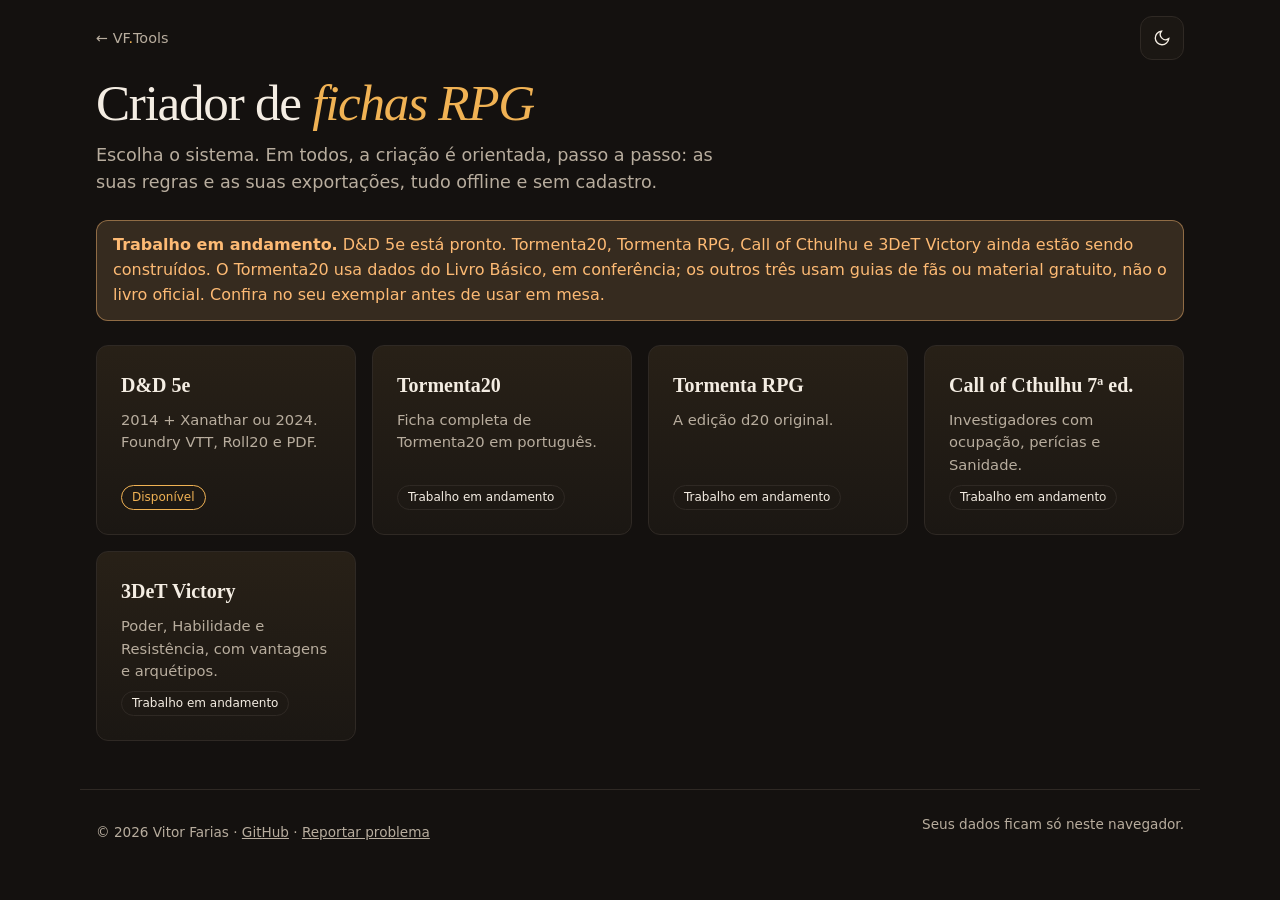
<file: index.html>
<!doctype html>
<html lang="pt-BR" data-theme="dark" data-tool="rpg-builder-hub">
<head>
<meta charset="utf-8">
<meta name="viewport" content="width=device-width,initial-scale=1">
<title>Criador de fichas RPG — VF Tools</title>
<meta name="description" content="Monte fichas de D&amp;D 5e, Tormenta20, Tormenta RPG, Call of Cthulhu e 3DeT Victory, offline e sem cadastro.">
<meta name="theme-color" content="#14110f">
<link rel="icon" href="vf/favicon.svg">
<meta property="og:type" content="website">
<meta property="og:title" content="Criador de fichas RPG — VF Tools">
<meta property="og:description" content="Fichas de RPG offline: D&amp;D 5e, Tormenta20, Tormenta RPG, Call of Cthulhu e 3DeT Victory.">
<!-- Aplica o tema salvo antes de pintar a página (evita o "flash") -->
<script>try{var s=JSON.parse(localStorage.getItem("vf-tools:dnd5e-builder:v1")||"{}").theme||JSON.parse(localStorage.getItem("vf-tools:v1")||"{}").theme;if(s)document.documentElement.dataset.theme=s}catch(e){}</script>
<link rel="stylesheet" href="vf/tokens.css">
<link rel="stylesheet" href="vf/components.css">
<link rel="stylesheet" href="vf/motion.css">
<link rel="stylesheet" href="core/style.css">
<link rel="stylesheet" href="core/hub.css">
</head>
<body>
<a class="skip" href="#main">Ir para o conteúdo</a>

<header class="top wrap">
  <a class="back" href="https://vitorfariasvf.github.io/VF-Tools/" aria-label="Voltar para VF Tools"><span>← VF<i style="color:var(--accent);font-style:normal">.</i>Tools</span></a>
  <button id="theme" class="icon-btn" aria-label="Alternar tema claro/escuro"><svg viewBox="0 0 24 24" aria-hidden="true"><path d="M21 12.8A9 9 0 1 1 11.2 3a7 7 0 0 0 9.8 9.8z"/></svg></button>
</header>

<main id="main" class="wrap">
  <h1 class="title">Criador de <em>fichas RPG</em></h1>
  <p class="lead">Escolha o sistema. Em todos, a criação é orientada, passo a passo: as suas regras e as suas exportações, tudo offline e sem cadastro.</p>
  <aside class="alert warning" role="note"><strong>Trabalho em andamento.</strong> D&amp;D 5e está pronto. Tormenta20, Tormenta RPG, Call of Cthulhu e 3DeT Victory ainda estão sendo construídos. O Tormenta20 usa dados do Livro Básico, em conferência; os outros três usam guias de fãs ou material gratuito, não o livro oficial. Confira no seu exemplar antes de usar em mesa.</aside>
  <section class="sistemas" aria-label="Sistemas disponíveis">
    <a class="sistema" href="dnd5e/"><b>D&amp;D 5e</b><span>2014 + Xanathar ou 2024. Foundry VTT, Roll20 e PDF.</span><i class="tag pronto">Disponível</i></a>
    <a class="sistema" href="tormenta20/"><b>Tormenta20</b><span>Ficha completa de Tormenta20 em português.</span><i class="tag dev">Trabalho em andamento</i></a>
    <a class="sistema" href="tormenta-rpg/"><b>Tormenta RPG</b><span>A edição d20 original.</span><i class="tag dev">Trabalho em andamento</i></a>
    <a class="sistema" href="coc7/"><b>Call of Cthulhu 7ª ed.</b><span>Investigadores com ocupação, perícias e Sanidade.</span><i class="tag dev">Trabalho em andamento</i></a>
    <a class="sistema" href="3det/"><b>3DeT Victory</b><span>Poder, Habilidade e Resistência, com vantagens e arquétipos.</span><i class="tag dev">Trabalho em andamento</i></a>
  </section>
</main>

<footer class="foot wrap">
  <span>© <span id="y"></span> Vitor Farias · <a href="https://github.com/VitorFariasVF">GitHub</a> · <a href="https://github.com/VitorFariasVF/rpg-sheet-builder/issues">Reportar problema</a></span>
  <span>Seus dados ficam só neste navegador.</span>
</footer>

<script src="vf/tool.js"></script>
<script src="vf/motion.js"></script>
<script>
  document.getElementById("y").textContent = new Date().getFullYear();
  
</script>
</body>
</html>
</file>
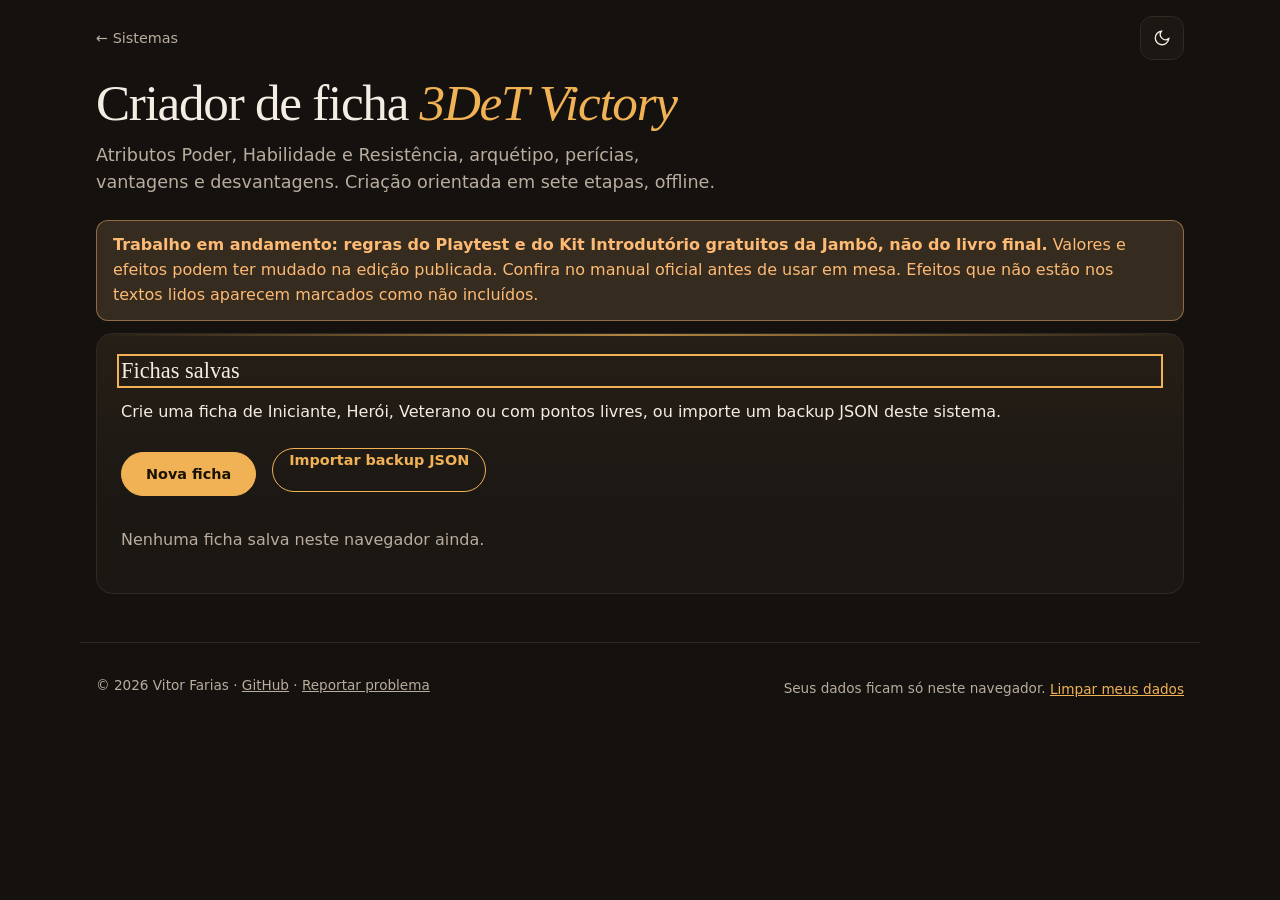
<file: 3det/index.html>
<!doctype html>
<html lang="pt-BR" data-theme="dark" data-tool="3det-builder">
<head>
<meta charset="utf-8">
<meta name="viewport" content="width=device-width,initial-scale=1">
<title>Criador de ficha 3DeT Victory — VF Tools</title>
<meta name="description" content="Monte fichas de 3DeT Victory (Jambô, Playtest e Kit Introdutório) com atributos, arquétipo, perícias, vantagens e desvantagens. Exporte backup JSON e PDF, offline.">
<meta name="theme-color" content="#14110f">
<link rel="icon" href="../vf/favicon.svg">
<meta property="og:type" content="website">
<meta property="og:title" content="Criador de ficha 3DeT Victory — VF Tools">
<meta property="og:description" content="Fichas de 3DeT Victory offline. Regras do Playtest e do Kit Introdutório; não é o livro final.">
<!-- Aplica o tema salvo antes de pintar a página (evita o "flash") -->
<script>try{var s=JSON.parse(localStorage.getItem("vf-tools:3det-builder:v1")||"{}").theme||JSON.parse(localStorage.getItem("vf-tools:v1")||"{}").theme;if(s)document.documentElement.dataset.theme=s}catch(e){}</script>
<link rel="stylesheet" href="../vf/tokens.css">
<link rel="stylesheet" href="../vf/components.css">
<link rel="stylesheet" href="../vf/motion.css">
<link rel="stylesheet" href="../core/style.css">
<link rel="stylesheet" href="../core/theme.css">
<link rel="stylesheet" href="3det.css">
</head>
<body>
<a class="skip" href="#main">Ir para o conteúdo</a>

<header class="top wrap">
  <a class="back" href="../" aria-label="Voltar para a lista de sistemas"><span>← Sistemas</span></a>
  <button id="theme" class="icon-btn" aria-label="Alternar tema claro/escuro"><svg viewBox="0 0 24 24" aria-hidden="true"><path d="M21 12.8A9 9 0 1 1 11.2 3a7 7 0 0 0 9.8 9.8z"/></svg></button>
</header>

<main id="main" class="wrap">
  <h1 class="title">Criador de ficha <em>3DeT Victory</em></h1>
  <p class="lead">Atributos Poder, Habilidade e Resistência, arquétipo, perícias, vantagens e desvantagens. Criação orientada em sete etapas, offline.</p>
  <aside id="aviso-fontes" class="alert warning" role="note"><strong>Trabalho em andamento: regras do Playtest e do Kit Introdutório gratuitos da Jambô, não do livro final.</strong> Valores e efeitos podem ter mudado na edição publicada. Confira no manual oficial antes de usar em mesa. Efeitos que não estão nos textos lidos aparecem marcados como não incluídos.</aside>
  <section id="app" aria-live="polite"></section>
</main>

<footer class="foot wrap">
  <span>© <span id="y"></span> Vitor Farias · <a href="https://github.com/VitorFariasVF">GitHub</a> · <a href="https://github.com/VitorFariasVF/rpg-sheet-builder/issues">Reportar problema</a></span>
  <span>Seus dados ficam só neste navegador. <button class="link" id="reset" type="button">Limpar meus dados</button></span>
</footer>

<script src="../vf/tool.js"></script>
<script src="../vf/motion.js"></script>
<script src="rules.js"></script>
<script src="rules-efeitos-vantagens.js"></script>
<script src="rules-efeitos-desvantagens.js"></script>
<script src="state.js"></script>
<script src="validator.js"></script>
<script src="engine.js"></script>
<script src="storage.js"></script>
<script src="export.js"></script>
<script src="export-pdf.js"></script>
<script src="ui.js"></script>
<script src="main.js"></script>
<script>
  document.getElementById("reset").onclick = function(){
    if(window.confirm("Apagar a ficha atual e todas as fichas salvas neste navegador?")){ limparDadosSalvos(); location.reload(); }
  };
</script>
</body>
</html>
</file>
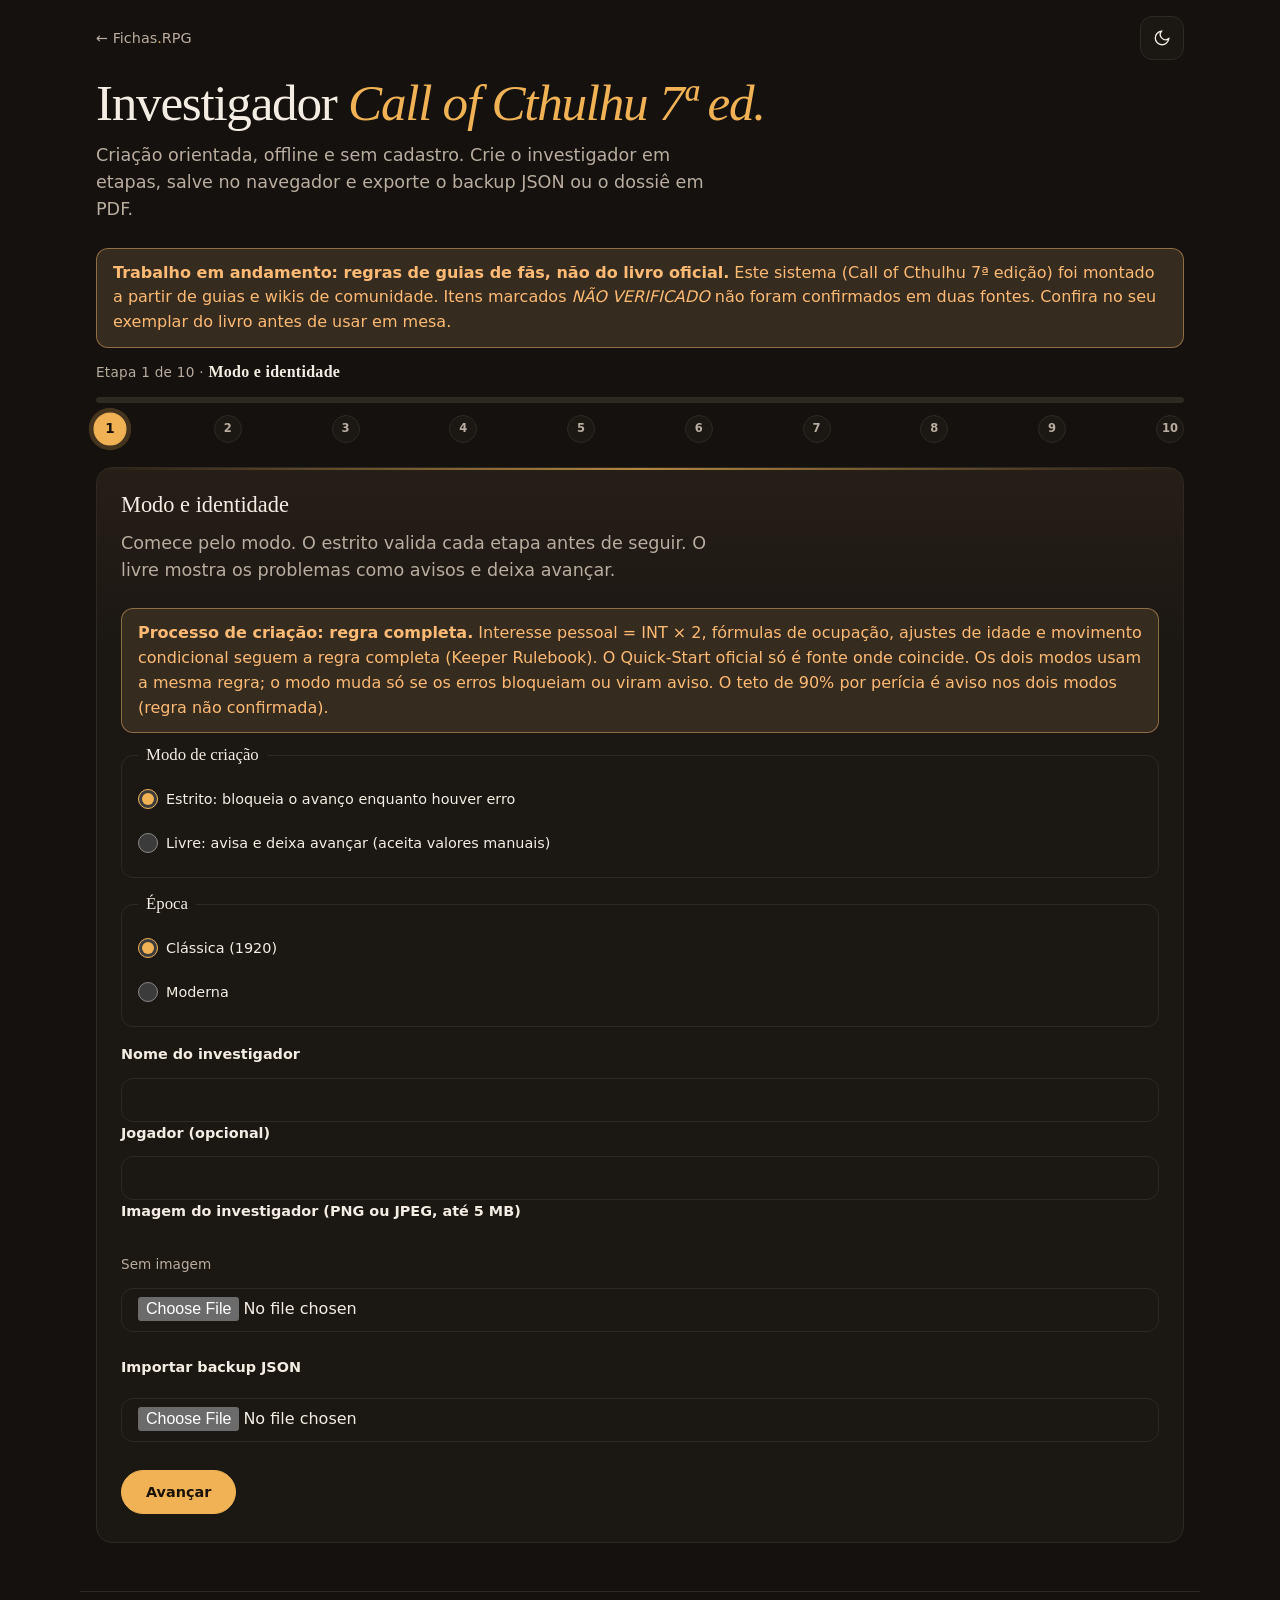
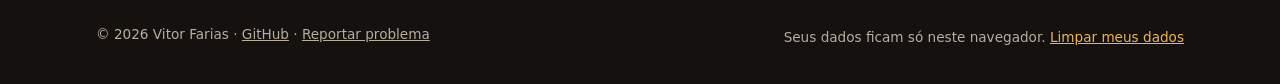
<file: coc7/index.html>
<!doctype html>
<html lang="pt-BR" data-theme="dark" data-tool="coc7-builder">
<head>
<meta charset="utf-8">
<meta name="viewport" content="width=device-width,initial-scale=1">
<title>Call of Cthulhu 7ª ed. — VF Tools</title>
<meta name="description" content="Crie investigadores de Call of Cthulhu 7ª edição: características, idade, ocupação, perícias e derivados. Offline, com backup JSON e dossiê em PDF.">
<meta name="theme-color" content="#14110f">
<link rel="icon" href="../vf/favicon.svg">
<meta property="og:type" content="website">
<meta property="og:title" content="Call of Cthulhu 7ª ed. — VF Tools">
<meta property="og:description" content="Crie investigadores de Call of Cthulhu 7ª edição, offline, com backup JSON e dossiê em PDF.">
<!-- Aplica o tema salvo antes de pintar a página (evita o "flash") -->
<script>try{var s=JSON.parse(localStorage.getItem("vf-tools:coc7-builder:v1")||"{}").theme||JSON.parse(localStorage.getItem("vf-tools:v1")||"{}").theme;if(s)document.documentElement.dataset.theme=s}catch(e){}</script>
<link rel="stylesheet" href="../vf/tokens.css">
<link rel="stylesheet" href="../vf/components.css">
<link rel="stylesheet" href="../vf/motion.css">
<link rel="stylesheet" href="../core/style.css">
<link rel="stylesheet" href="../core/theme.css">
</head>
<body>
<a class="skip" href="#main">Ir para o conteúdo</a>

<header class="top wrap">
  <a class="back" href="../" aria-label="Voltar para o criador de fichas"><span>← Fichas<i style="color:var(--accent);font-style:normal">.</i>RPG</span></a>
  <button id="theme" class="icon-btn" aria-label="Alternar tema claro/escuro"><svg viewBox="0 0 24 24" aria-hidden="true"><path d="M21 12.8A9 9 0 1 1 11.2 3a7 7 0 0 0 9.8 9.8z"/></svg></button>
</header>

<main id="main" class="wrap">
  <h1 class="title">Investigador <em>Call of Cthulhu 7ª ed.</em></h1>
  <p class="lead">Criação orientada, offline e sem cadastro. Crie o investigador em etapas, salve no navegador e exporte o backup JSON ou o dossiê em PDF.</p>
  <aside id="aviso-fontes" class="alert warning" role="note"><strong>Trabalho em andamento: regras de guias de fãs, não do livro oficial.</strong> Este sistema (Call of Cthulhu 7ª edição) foi montado a partir de guias e wikis de comunidade. Itens marcados <em>NÃO VERIFICADO</em> não foram confirmados em duas fontes. Confira no seu exemplar do livro antes de usar em mesa.</aside>
  <section id="app" aria-live="polite"></section>
</main>

<footer class="foot wrap">
  <span>© <span id="y"></span> Vitor Farias · <a href="https://github.com/VitorFariasVF">GitHub</a> · <a href="https://github.com/VitorFariasVF/rpg-sheet-builder/issues">Reportar problema</a></span>
  <span>Seus dados ficam só neste navegador. <button class="link" id="reset" type="button">Limpar meus dados</button></span>
</footer>

<script src="../vf/tool.js"></script>
<script src="../vf/motion.js"></script>
<script src="rules.js"></script>
<script src="rules-ocupacoes.js"></script>
<script src="engine.js"></script>
<script src="state.js"></script>
<script src="validator.js"></script>
<script src="storage.js"></script>
<script src="export.js"></script>
<script src="export-pdf.js"></script>
<script src="ui.js"></script>
<script src="main.js"></script>
<script>
  document.getElementById("y").textContent = new Date().getFullYear();
  document.getElementById("reset").onclick = function(){ limparEstado(); location.reload(); };
</script>
</body>
</html>
</file>
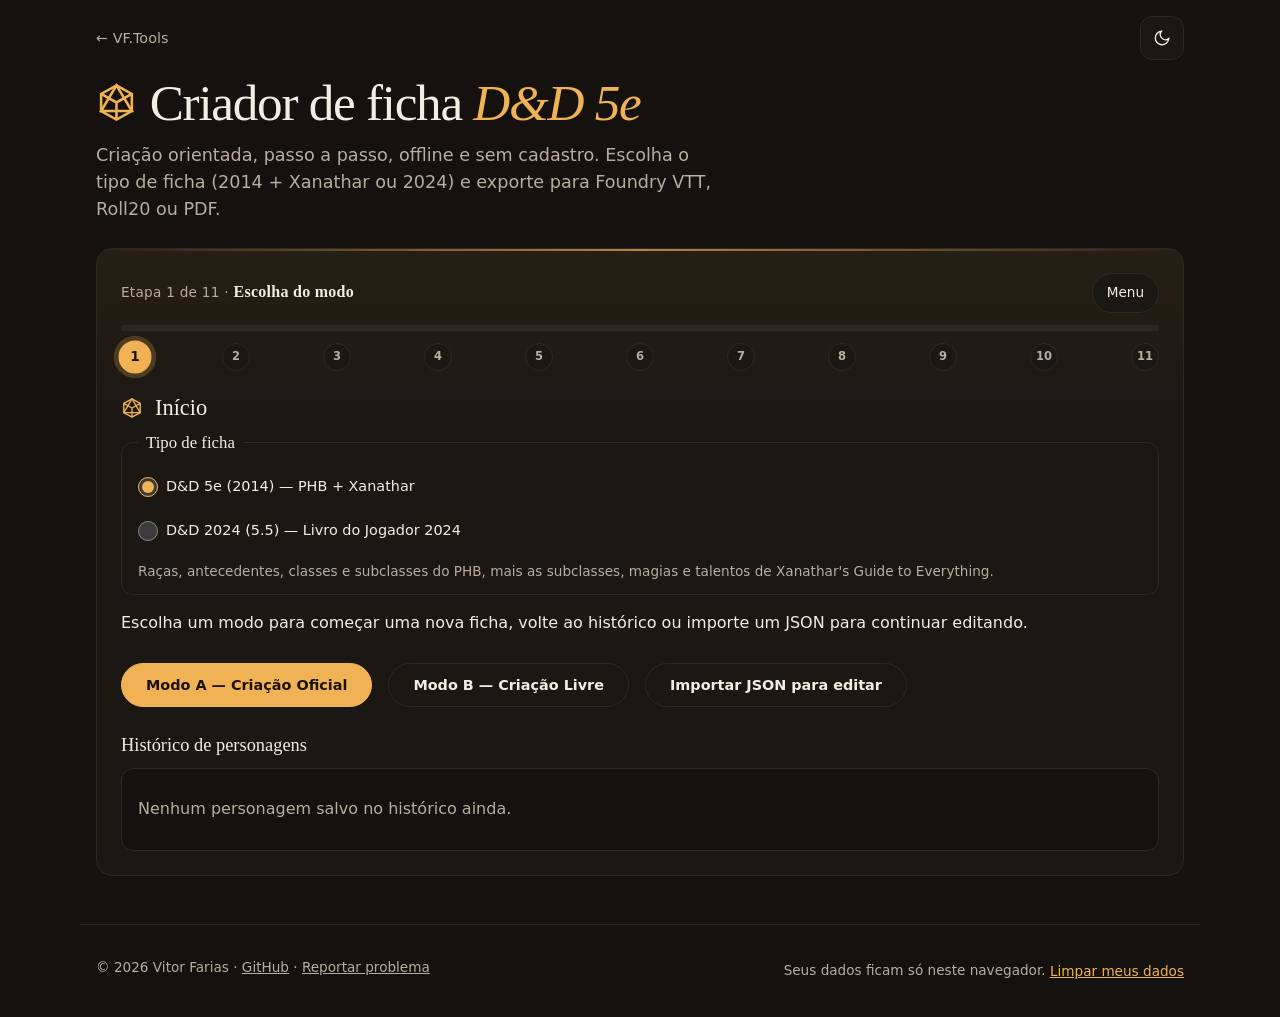
<file: dnd5e/index.html>
<!doctype html>
<html lang="pt-BR" data-theme="dark" data-tool="dnd5e-builder">
<head>
<meta charset="utf-8">
<meta name="viewport" content="width=device-width,initial-scale=1">
<title>D&amp;D 5e Builder — VF Tools</title>
<meta name="description" content="Monte fichas de D&amp;D 5e (2014 ou 2024) e exporte para Foundry VTT, Roll20 e PDF.">
<meta name="theme-color" content="#14110f">
<link rel="icon" href="../vf/favicon.svg">
<meta property="og:type" content="website">
<meta property="og:title" content="D&amp;D 5e Builder — VF Tools">
<meta property="og:description" content="Monte fichas de D&amp;D 5e (2014 ou 2024) e exporte para Foundry VTT, Roll20 e PDF.">
<!-- Aplica o tema salvo antes de pintar a página (evita o "flash") -->
<script>try{var s=JSON.parse(localStorage.getItem("vf-tools:dnd5e-builder:v1")||"{}").theme||JSON.parse(localStorage.getItem("vf-tools:v1")||"{}").theme;if(s)document.documentElement.dataset.theme=s}catch(e){}</script>
<link rel="stylesheet" href="../vf/tokens.css">
<link rel="stylesheet" href="../vf/components.css">
<link rel="stylesheet" href="../vf/motion.css">
<link rel="stylesheet" href="../core/style.css">
<link rel="stylesheet" href="../core/theme.css">
</head>
<body>
<a class="skip" href="#main">Ir para o conteúdo</a>

<header class="top wrap">
  <a class="back" href="https://vitorfariasvf.github.io/VF-Tools/" aria-label="Voltar para VF Tools"><span>← VF<i style="color:var(--accent);font-style:normal">.</i>Tools</span></a>
  <button id="theme" class="icon-btn" aria-label="Alternar tema claro/escuro"><svg viewBox="0 0 24 24" aria-hidden="true"><path d="M21 12.8A9 9 0 1 1 11.2 3a7 7 0 0 0 9.8 9.8z"/></svg></button>
</header>

<main id="main" class="wrap">
  <h1 class="title">Criador de ficha <em>D&amp;D 5e</em></h1>
  <p class="lead">Criação orientada, passo a passo, offline e sem cadastro. Escolha o tipo de ficha (2014 + Xanathar ou 2024) e exporte para Foundry VTT, Roll20 ou PDF.</p>
  <section id="app" aria-live="polite"></section>
</main>

<footer class="foot wrap">
  <span>© <span id="y"></span> Vitor Farias · <a href="https://github.com/VitorFariasVF">GitHub</a> · <a href="https://github.com/VitorFariasVF/rpg-sheet-builder/issues">Reportar problema</a></span>
  <span>Seus dados ficam só neste navegador. <button class="link" id="reset" type="button">Limpar meus dados</button></span>
</footer>

<script src="../vf/tool.js"></script>
<script src="../vf/motion.js"></script>
<script src="rules.js"></script>
<script src="rules-subclasses.js"></script>
<script src="rules-racas.js"></script>
<script src="rules-2024-classes.js"></script>
<script src="state.js"></script>
<script src="validator.js"></script>
<script src="rules-engine.js"></script>
<script src="storage.js"></script>
<script src="export.js"></script>
<script src="export-pdf.js"></script>
<script src="export-roll20.js"></script>
<script src="ui.js"></script>
<script src="ui-theme.js"></script>
<script src="main.js"></script>
<script>
  document.getElementById("y").textContent = new Date().getFullYear();
  document.getElementById("reset").onclick = function(){ if(typeof limparBancoCompleto === "function") limparBancoCompleto(); };
</script>
</body>
</html>
</file>
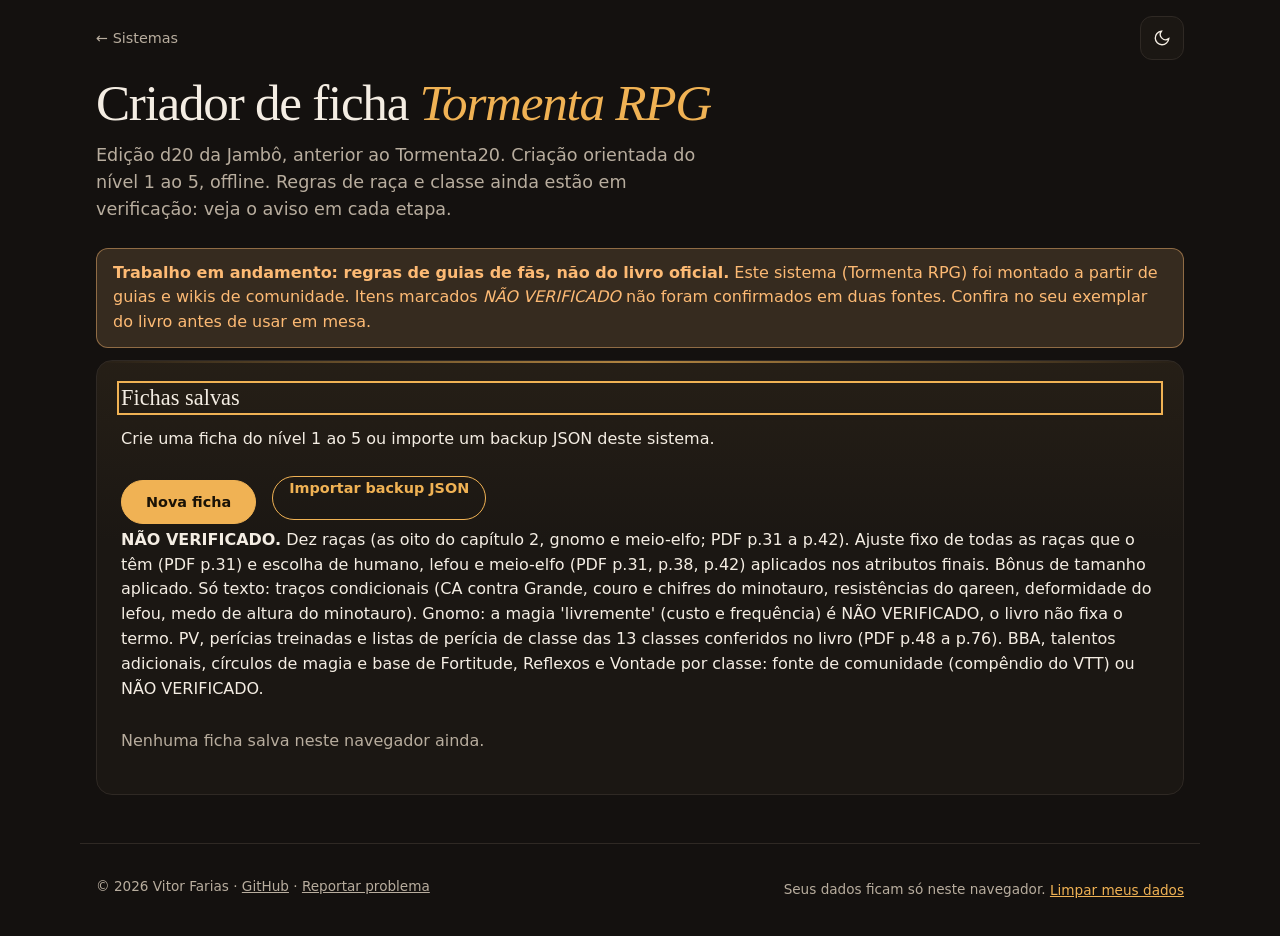
<file: tormenta-rpg/index.html>
<!doctype html>
<html lang="pt-BR" data-theme="dark" data-tool="tormenta-rpg-builder">
<head>
<meta charset="utf-8">
<meta name="viewport" content="width=device-width,initial-scale=1">
<title>Tormenta RPG — Criador de ficha — VF Tools</title>
<meta name="description" content="Monte fichas de Tormenta RPG (edição d20, Jambô) do nível 1 ao 5 e exporte backup JSON e PDF, offline.">
<meta name="theme-color" content="#14110f">
<link rel="icon" href="../vf/favicon.svg">
<meta property="og:type" content="website">
<meta property="og:title" content="Tormenta RPG — Criador de ficha — VF Tools">
<meta property="og:description" content="Fichas de Tormenta RPG (edição d20) offline. Dados ainda em verificação.">
<!-- Aplica o tema salvo antes de pintar a página (evita o "flash") -->
<script>try{var s=JSON.parse(localStorage.getItem("vf-tools:tormenta-rpg-builder:v1")||"{}").theme||JSON.parse(localStorage.getItem("vf-tools:v1")||"{}").theme;if(s)document.documentElement.dataset.theme=s}catch(e){}</script>
<link rel="stylesheet" href="../vf/tokens.css">
<link rel="stylesheet" href="../vf/components.css">
<link rel="stylesheet" href="../vf/motion.css">
<link rel="stylesheet" href="../core/style.css">
<link rel="stylesheet" href="../core/theme.css">
<link rel="stylesheet" href="trpg.css">
</head>
<body>
<a class="skip" href="#main">Ir para o conteúdo</a>

<header class="top wrap">
  <a class="back" href="../" aria-label="Voltar para a lista de sistemas"><span>← Sistemas</span></a>
  <button id="theme" class="icon-btn" aria-label="Alternar tema claro/escuro"><svg viewBox="0 0 24 24" aria-hidden="true"><path d="M21 12.8A9 9 0 1 1 11.2 3a7 7 0 0 0 9.8 9.8z"/></svg></button>
</header>

<main id="main" class="wrap">
  <h1 class="title">Criador de ficha <em>Tormenta RPG</em></h1>
  <p class="lead">Edição d20 da Jambô, anterior ao Tormenta20. Criação orientada do nível 1 ao 5, offline. Regras de raça e classe ainda estão em verificação: veja o aviso em cada etapa.</p>
  <aside id="aviso-fontes" class="alert warning" role="note"><strong>Trabalho em andamento: regras de guias de fãs, não do livro oficial.</strong> Este sistema (Tormenta RPG) foi montado a partir de guias e wikis de comunidade. Itens marcados <em>NÃO VERIFICADO</em> não foram confirmados em duas fontes. Confira no seu exemplar do livro antes de usar em mesa.</aside>
  <section id="app" aria-live="polite"></section>
</main>

<footer class="foot wrap">
  <span>© <span id="y"></span> Vitor Farias · <a href="https://github.com/VitorFariasVF">GitHub</a> · <a href="https://github.com/VitorFariasVF/rpg-sheet-builder/issues">Reportar problema</a></span>
  <span>Seus dados ficam só neste navegador. <button class="link" id="reset" type="button">Limpar meus dados</button></span>
</footer>

<script src="../vf/tool.js"></script>
<script src="../vf/motion.js"></script>
<script src="rules.js"></script>
<script src="rules-classes.js"></script>
<script src="rules-racas.js"></script>
<script src="rules-geral.js"></script>
<script src="rules-talentos-extra.js"></script>
<script src="rules-equipamento.js"></script>
<script src="state.js"></script>
<script src="validator.js"></script>
<script src="engine.js"></script>
<script src="storage.js"></script>
<script src="export.js"></script>
<script src="export-pdf.js"></script>
<script src="ui.js"></script>
<script src="main.js"></script>
<script>
  document.getElementById("reset").onclick = function(){
    if(window.confirm("Apagar a ficha atual e todas as fichas salvas neste navegador?")){ limparDadosSalvos(); location.reload(); }
  };
</script>
</body>
</html>
</file>
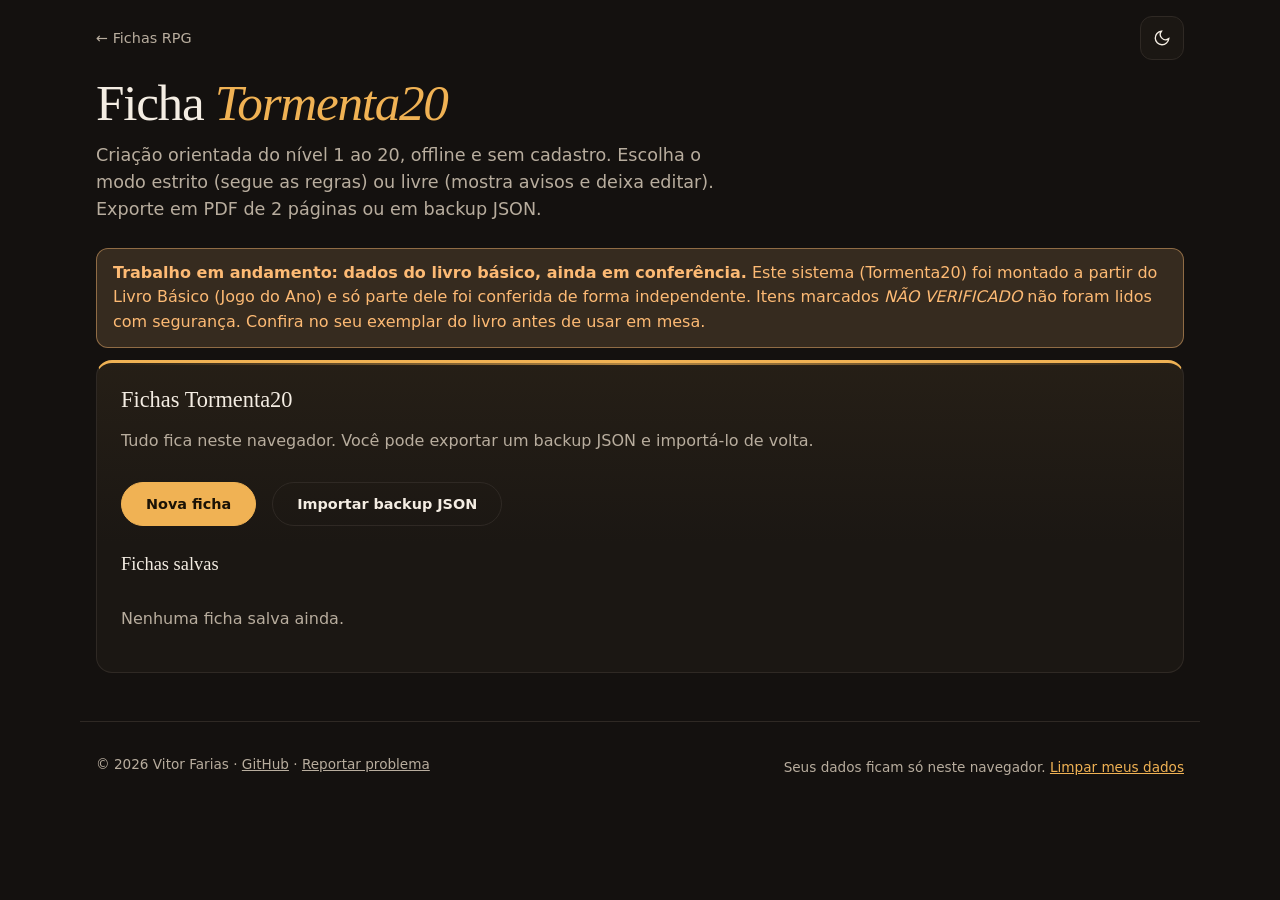
<file: tormenta20/index.html>
<!doctype html>
<html lang="pt-BR" data-theme="dark" data-tool="tormenta20-builder">
<head>
<meta charset="utf-8">
<meta name="viewport" content="width=device-width,initial-scale=1">
<title>Ficha Tormenta20 — VF Tools</title>
<meta name="description" content="Crie fichas de Tormenta20 (Edição Jogo do Ano) do nível 1 ao 20, com PDF de 2 páginas e backup JSON. Offline e sem cadastro.">
<meta name="theme-color" content="#14110f">
<link rel="icon" href="../vf/favicon.svg">
<meta property="og:type" content="website">
<meta property="og:title" content="Ficha Tormenta20 — VF Tools">
<meta property="og:description" content="Crie fichas de Tormenta20 offline: passo a passo, PDF e backup JSON.">
<!-- Aplica o tema salvo antes de pintar a página (evita o "flash") -->
<script>try{var s=JSON.parse(localStorage.getItem("vf-tools:tormenta20-builder:v1")||"{}").theme||JSON.parse(localStorage.getItem("vf-tools:v1")||"{}").theme;if(s)document.documentElement.dataset.theme=s}catch(e){}</script>
<link rel="stylesheet" href="../vf/tokens.css">
<link rel="stylesheet" href="../vf/components.css">
<link rel="stylesheet" href="../vf/motion.css">
<link rel="stylesheet" href="../core/style.css">
<link rel="stylesheet" href="../core/theme.css">
<link rel="stylesheet" href="estilo.css">
</head>
<body>
<a class="skip" href="#main">Ir para o conteúdo</a>

<header class="top wrap">
  <a class="back" href="../index.html" aria-label="Voltar ao hub de fichas"><span>← Fichas RPG</span></a>
  <button id="theme" class="icon-btn" aria-label="Alternar tema claro/escuro"><svg viewBox="0 0 24 24" aria-hidden="true"><path d="M21 12.8A9 9 0 1 1 11.2 3a7 7 0 0 0 9.8 9.8z"/></svg></button>
</header>

<main id="main" class="wrap">
  <h1 class="title">Ficha <em>Tormenta20</em></h1>
  <p class="lead">Criação orientada do nível 1 ao 20, offline e sem cadastro. Escolha o modo estrito (segue as regras) ou livre (mostra avisos e deixa editar). Exporte em PDF de 2 páginas ou em backup JSON.</p>
  <aside id="aviso-fontes" class="alert warning" role="note"><strong>Trabalho em andamento: dados do livro básico, ainda em conferência.</strong> Este sistema (Tormenta20) foi montado a partir do Livro Básico (Jogo do Ano) e só parte dele foi conferida de forma independente. Itens marcados <em>NÃO VERIFICADO</em> não foram lidos com segurança. Confira no seu exemplar do livro antes de usar em mesa.</aside>
  <section id="app" aria-live="polite"></section>
</main>

<footer class="foot wrap">
  <span>© <span id="y"></span> Vitor Farias · <a href="https://github.com/VitorFariasVF">GitHub</a> · <a href="https://github.com/VitorFariasVF/rpg-sheet-builder/issues">Reportar problema</a></span>
  <span>Seus dados ficam só neste navegador. <button class="link" id="reset" type="button">Limpar meus dados</button></span>
</footer>

<script src="../vf/tool.js"></script>
<script src="../vf/motion.js"></script>
<script src="rules.js"></script>
<script src="rules-niveis.js"></script>
<script src="rules-poderes.js"></script>
<script src="rules-magias.js"></script>
<script src="rules-magias-1-2.js"></script>
<script src="rules-magias-3-5.js"></script>
<script src="rules-magias-fim.js"></script>
<script src="rules-racas.js"></script>
<script src="rules-equipamento.js"></script>
<script src="state.js"></script>
<script src="validator.js"></script>
<script src="engine.js"></script>
<script src="storage.js"></script>
<script src="export.js"></script>
<script src="export-pdf.js"></script>
<script src="ui.js"></script>
<script src="main.js"></script>
<script>
  document.getElementById("y").textContent = new Date().getFullYear();
</script>
</body>
</html>
</file>
<file: vf/tokens.css>
/* VF Tools — design tokens (identidade Editorial). Importe em QUALQUER ferramenta nova:
   <link rel="stylesheet" href="https://vitorfariasvf.github.io/VF-Tools/tokens.css">
   Regras de uso em DESIGN.md. Escuro é o padrão; claro com data-theme="light". */
:root{
  color-scheme:dark;
  --font:Inter,ui-sans-serif,system-ui,-apple-system,"Segoe UI",sans-serif;
  --font-display:"Iowan Old Style","Palatino Linotype",Palatino,Georgia,serif;
  --bg:#14110f;--surface:#1b1713;--text:#f4ede3;--muted:#b8ad9e;--line:#2f2924;
  --accent:#f0b254;--accent-ink:#1a1206;
  --ok:#86efac;--warn:#fdba74;--danger:#fca5a5;
  --c-utilidades:#7dd3c0;--c-casual:#f4a3a3;--c-profissional:#a9b8ff;
  --r-sm:8px;--r-md:12px;--r-pill:999px;
  --s1:4px;--s2:8px;--s3:12px;--s4:16px;--s5:24px;--s6:32px;--s7:48px;--s8:80px;
  --ease:cubic-bezier(.2,.7,.2,1);--dur:.2s;
}
:root[data-theme=light]{
  color-scheme:light;
  --bg:#f7f1e7;--surface:#fffaf1;--text:#201a14;--muted:#5e5446;--line:#ddd2c0;
  --accent:#8a5200;--accent-ink:#fff;
  --ok:#14532d;--warn:#8f3a0c;--danger:#991b1b;
  --c-utilidades:#0f6a60;--c-casual:#a61b1b;--c-profissional:#3342a0;
}
@media(prefers-reduced-motion:reduce){:root{--dur:0s}}
</file>
<file: vf/components.css>
/* VF Tools — componentes compartilhados. Requer tokens.css (carregue antes).
   Use as classes abaixo em qualquer ferramenta para herdar o visual do site.
   Regras completas: DESIGN.md */
*{box-sizing:border-box}
html{scroll-behavior:smooth}
body{margin:0;background:var(--bg);color:var(--text);font:16px/1.55 var(--font);-webkit-font-smoothing:antialiased}
a{color:inherit}
:focus-visible{outline:2px solid var(--accent);outline-offset:2px}
.wrap{max-width:var(--tool-w,960px);margin:0 auto;padding:0 var(--s4)}
.skip{position:absolute;left:-999px;top:0;min-height:44px;display:inline-flex;align-items:center;background:var(--accent);color:var(--accent-ink);padding:0 var(--s4);z-index:99}
.skip:focus{left:var(--s2);top:var(--s2)}

/* Cabeçalho: voltar ao site + tema */
.top{display:flex;justify-content:space-between;align-items:center;gap:var(--s3);padding-top:var(--s4);padding-bottom:var(--s4)}
.back{display:inline-flex;align-items:center;gap:var(--s2);min-height:44px;color:var(--muted);text-decoration:none;font-size:.9rem}
.back:hover{color:var(--text)}
.logo{font:600 1.2rem var(--font-display);text-decoration:none;min-height:44px;display:inline-flex;align-items:center}
.logo i{color:var(--accent);font-style:normal}
.icon-btn{background:var(--surface);border:1px solid var(--line);color:var(--text);width:44px;height:44px;border-radius:var(--r-md);cursor:pointer;display:grid;place-items:center}
.icon-btn svg{width:18px;height:18px;fill:none;stroke:currentColor;stroke-width:1.8}

/* Tipografia */
h1,.title{font:500 clamp(2rem,6vw,3.2rem)/1.05 var(--font-display);letter-spacing:-.025em;margin:0 0 var(--s3)}
h1 em,.title em{color:var(--accent)}
h2,.sec{font:500 1.4rem var(--font-display);margin:var(--s6) 0 var(--s3)}
.lead{color:var(--muted);font-size:1.1rem;max-width:56ch;margin:0 0 var(--s5)}
.muted{color:var(--muted)}

/* Botões: um primário por tela */
.btn{min-height:44px;padding:0 var(--s5);display:inline-flex;align-items:center;justify-content:center;gap:var(--s2);font:600 .9rem var(--font);text-decoration:none;color:var(--text);background:transparent;border:1px solid var(--line);border-radius:var(--r-pill);cursor:pointer;transition:border-color var(--dur),transform var(--dur) var(--ease)}
.btn:hover{border-color:var(--accent)}
.btn.primary{background:var(--accent);border-color:var(--accent);color:var(--accent-ink)}
.btn.primary:hover{transform:translateY(-1px)}
.btn.ghost{border-color:transparent}
.btn[disabled],.btn[aria-disabled=true]{opacity:.45;cursor:not-allowed;transform:none}
.btn.danger{color:var(--danger);border-color:color-mix(in srgb,var(--danger) 45%,transparent)}

/* Chips e selos */
.chips{display:flex;gap:var(--s2);flex-wrap:wrap}
.chip{min-height:44px;padding:0 var(--s4);font:inherit;font-size:.9rem;color:var(--text);background:transparent;border:1px solid var(--line);border-radius:var(--r-pill);cursor:pointer}
.chip:hover{border-color:var(--accent)}
.chip[aria-pressed=true]{background:var(--accent);border-color:var(--accent);color:var(--accent-ink)}
.badge{display:inline-block;padding:2px var(--s3);border-radius:var(--r-pill);border:1px solid var(--line);font-size:.78rem;color:var(--muted)}
.badge.ok{color:var(--ok);border-color:color-mix(in srgb,var(--ok) 45%,transparent)}
.badge.wip{color:var(--muted)}

/* Formulários: label sempre visível, dica e erro com texto */
.field{display:grid;gap:var(--s1);margin-bottom:var(--s4)}
.field label{font-weight:600;font-size:.9rem}
.field input,.field select,.field textarea{width:100%;min-height:44px;padding:var(--s2) var(--s4);font:inherit;font-size:1rem;color:var(--text);background:var(--surface);border:1px solid var(--line);border-radius:var(--r-md)}
.field textarea{min-height:96px;resize:vertical}
.field input:focus,.field select:focus,.field textarea:focus{border-color:var(--accent)}
.field .hint{color:var(--muted);font-size:.85rem}
.field .error{color:var(--danger);font-size:.85rem}
.field [aria-invalid=true]{border-color:var(--danger)}

/* Cartões, grade e linhas */
.card{background:var(--surface);border:1px solid var(--line);border-radius:var(--r-lg,16px);padding:var(--s5)}
.card h3{margin:0 0 var(--s2);font:500 1.25rem var(--font-display)}
.grid{display:grid;grid-template-columns:repeat(auto-fill,minmax(260px,1fr));gap:var(--s4)}
.row{display:flex;gap:var(--s3);flex-wrap:wrap;align-items:center}

/* Estados: vazio, erro, carregando */
.state{text-align:center;padding:var(--s7) var(--s4);color:var(--muted);border:1px dashed var(--line);border-radius:var(--r-lg,16px)}
.state strong{display:block;color:var(--text);font:500 1.2rem var(--font-display);margin-bottom:var(--s2)}
.state.error{border-color:color-mix(in srgb,var(--danger) 45%,transparent)}
.state.error strong{color:var(--danger)}
.skeleton{height:1em;border-radius:var(--r-sm);background:var(--line)}
@media(prefers-reduced-motion:no-preference){.skeleton{animation:pulse 1.4s ease-in-out infinite}@keyframes pulse{50%{opacity:.45}}}

/* Aviso rápido (use com role="status") */
.toast{position:fixed;left:50%;bottom:var(--s5);transform:translateX(-50%);background:var(--text);color:var(--bg);padding:var(--s3) var(--s5);border-radius:var(--r-pill);font-size:.9rem;opacity:0;pointer-events:none;transition:opacity .3s;margin:0}
.toast.on{opacity:1}

.link{background:none;border:0;color:var(--accent);cursor:pointer;font:inherit;text-decoration:underline;padding:var(--s2) 0;min-height:44px}
.foot{display:flex;justify-content:space-between;gap:var(--s4);flex-wrap:wrap;color:var(--muted);font-size:.85rem;padding-top:var(--s5);padding-bottom:var(--s5);margin-top:var(--s7);border-top:1px solid var(--line)}
.foot a{display:inline-block;padding:var(--s2) 0}

@media(max-width:700px){body{font-size:15px}.btn.block-sm{width:100%}input,select,textarea{font-size:16px}}
</file>
<file: vf/motion.css>
/* VF Tools — movimento padrão (Editorial). Importe em TODA página:
   <link rel="stylesheet" href="https://vitorfariasvf.github.io/VF-Tools/motion.css">
   <script src="https://vitorfariasvf.github.io/VF-Tools/motion.js" defer></script>
   Regras: 0,5 s ao abrir/trocar de página (cortina + barra de carregamento + fade),
   fade-in ao mostrar uma tela, fade-out ao sair. Sem movimento com prefers-reduced-motion. */
:root{--dur-page:.5s;--dur-view:.5s;--dur-step:.3s;--dur-leave:.25s}

/* Abertura da página: cortina que some + barra fina de carregamento (só CSS, nunca trava) */
html::before{content:"";position:fixed;inset:0;z-index:9998;background:var(--bg,#14110f);pointer-events:none;
  animation:vf-curtain var(--dur-page) var(--ease,ease) both}
html::after{content:"";position:fixed;left:0;top:0;height:3px;width:100%;z-index:9999;background:var(--accent,#f0b254);
  transform-origin:left;pointer-events:none;animation:vf-bar var(--dur-page) var(--ease,ease) both}
@keyframes vf-curtain{0%,35%{opacity:1;visibility:visible}100%{opacity:0;visibility:hidden}}
@keyframes vf-bar{0%{transform:scaleX(0);opacity:1}70%{transform:scaleX(1);opacity:1}100%{transform:scaleX(1);opacity:0}}

/* Saída: motion.js põe .vf-leaving no <html> antes de abrir outra página */
html.vf-leaving::before{animation:vf-curtain-in var(--dur-leave) var(--ease,ease) both}
html.vf-leaving::after{animation:vf-bar-in var(--dur-leave) var(--ease,ease) both}
@keyframes vf-curtain-in{from{opacity:0;visibility:visible}to{opacity:1;visibility:visible}}
@keyframes vf-bar-in{from{transform:scaleX(0);opacity:1}to{transform:scaleX(1);opacity:1}}

/* Troca de tela: ao deixar de estar [hidden] a seção reaparece com fade-in (o navegador reinicia a animação) */
main > section:not([hidden]), main > .card:not([hidden]), [data-view]:not([hidden]){animation:vf-in var(--dur-view) var(--ease,ease) both}
.wz-pane:not([hidden]), [data-step-pane]:not([hidden]){animation:vf-in var(--dur-step) var(--ease,ease) both}
dialog[open]{animation:vf-in var(--dur-step) var(--ease,ease) both}
@keyframes vf-in{from{opacity:0;transform:translateY(8px)}to{opacity:1;transform:none}}
/* Saída de uma tela (VFMotion.swap): fade-out antes de esconder */
.vf-out{animation:vf-out var(--dur-leave) var(--ease,ease) both!important;pointer-events:none}
@keyframes vf-out{from{opacity:1}to{opacity:0;transform:translateY(-6px)}}

@media (prefers-reduced-motion:reduce){
  html::before,html::after{display:none}
  main > section:not([hidden]), main > .card:not([hidden]), [data-view]:not([hidden]), .wz-pane:not([hidden]), [data-step-pane]:not([hidden]), dialog[open], .vf-out{animation:none!important}
}
@media print{html::before,html::after{display:none}}
</file>
<file: core/style.css>
/* D&D 5e Builder — estilos próprios, sobre o padrão VF Tools (identidade Editorial).
   Só tokens (vf/tokens.css) e componentes (vf/components.css): nenhuma cor, espaço ou raio solto.
   Regras: DESIGN.md do VF-Tools. Escuro por padrão; claro com data-theme="light". */
:root{--tool-w:1120px}

/* Casca da ferramenta */
#app{display:block}
#app .card{margin-bottom:var(--s5)}
#app h2{margin-top:0}
#app h3{font:500 1.15rem var(--font-display);margin:var(--s5) 0 var(--s2)}
#app h4{font:600 1rem var(--font);margin:var(--s4) 0 var(--s2)}
.hint{color:var(--muted);font-size:.85rem;margin:var(--s2) 0 0}

/* Grades do app */
.grid-2{grid-template-columns:repeat(auto-fit,minmax(15rem,1fr))}
.grid-3{grid-template-columns:repeat(auto-fit,minmax(11rem,1fr))}

/* Campos: rótulo sempre visível, alvo ≥ 44px */
#app label{display:block;font-weight:600;font-size:.9rem;margin-bottom:var(--s2)}
#app input:not([type=checkbox]):not([type=radio]),#app select,#app textarea{width:100%;min-height:44px;margin-top:var(--s1);padding:var(--s2) var(--s4);font:inherit;font-size:1rem;color:var(--text);background:var(--surface);border:1px solid var(--line);border-radius:var(--r-md)}
#app textarea{min-height:6rem;resize:vertical}
#app input:focus,#app select:focus,#app textarea:focus{border-color:var(--accent)}
#app input[type=checkbox],#app input[type=radio]{width:1.25rem;height:1.25rem;margin:0;accent-color:var(--accent)}
#app label.checkbox-row,.checkbox-row{display:flex;align-items:center;gap:var(--s2);font-weight:400;min-height:44px;margin-bottom:0}
fieldset.rules-pick{border:1px solid var(--line);border-radius:var(--r-md);padding:var(--s3) var(--s4);margin:0 0 var(--s4)}
fieldset.rules-pick legend{font:500 1.05rem var(--font-display);padding:0 var(--s2)}

/* Botões: o padrão é a ação principal (âmbar); .secondary é contorno. Um principal por tela. */
#app button{min-height:44px;margin:var(--s1) var(--s2) var(--s1) 0;padding:0 var(--s5);display:inline-flex;align-items:center;justify-content:center;gap:var(--s2);font:600 .9rem var(--font);color:var(--accent-ink);background:var(--accent);border:1px solid var(--accent);border-radius:var(--r-pill);cursor:pointer;transition:border-color var(--dur),transform var(--dur) var(--ease)}
#app button:hover{transform:translateY(-1px)}
#app button.secondary,#app button.small,#app .point-buy-row button,#app .resource-controls button{color:var(--text);background:transparent;border-color:var(--line)}
#app button.secondary:hover,#app button.small:hover,#app .point-buy-row button:hover,#app .resource-controls button:hover{border-color:var(--accent)}
#app button.small{min-height:40px;padding:0 var(--s4);font-size:.85rem}
#app button.danger{color:var(--danger);background:transparent;border-color:color-mix(in srgb,var(--danger) 45%,transparent)}
#app button:disabled{opacity:.45;cursor:not-allowed;transform:none}
.actions{margin-top:var(--s5);display:flex;flex-wrap:wrap;gap:var(--s2)}

/* Avisos: sempre com texto, cor é só reforço */
.alert{padding:var(--s3) var(--s4);border-radius:var(--r-md);margin:var(--s3) 0;border:1px solid var(--line)}
.alert.error{color:var(--danger);background:color-mix(in srgb,var(--danger) 12%,var(--surface));border-color:color-mix(in srgb,var(--danger) 45%,transparent)}
.alert.warning{color:var(--warn);background:color-mix(in srgb,var(--warn) 12%,var(--surface));border-color:color-mix(in srgb,var(--warn) 45%,transparent)}
.alert.success{color:var(--ok);background:color-mix(in srgb,var(--ok) 12%,var(--surface));border-color:color-mix(in srgb,var(--ok) 45%,transparent)}

/* Blocos de informação */
.info-box,.attack-card,.spell-card,.card-nested{background:var(--bg);border:1px solid var(--line);border-radius:var(--r-md);padding:var(--s3) var(--s4);margin-top:var(--s3)}
.card-pending{border-color:var(--warn)}
.step-indicator{color:var(--muted);font-size:.9rem}
ul.clean{padding-left:var(--s5);margin:var(--s2) 0}
.muted{color:var(--muted)}
.table-like{width:100%;border-collapse:collapse;margin-top:var(--s3)}
.table-like td,.table-like th{border-bottom:1px solid var(--line);padding:var(--s2) var(--s1);text-align:left}

/* Chips do app são rótulos (não botões) */
.chips{display:flex;flex-wrap:wrap;gap:var(--s2);margin-top:var(--s2)}
#app .chip{display:inline-block;min-height:0;padding:var(--s1) var(--s3);font-size:.85rem;color:var(--text);background:transparent;border:1px solid var(--line);border-radius:var(--r-pill);cursor:default}
#app .chip:hover{border-color:var(--line)}
#app .chip-ok{color:var(--ok);border-color:color-mix(in srgb,var(--ok) 45%,transparent)}
#app .chip-no{color:var(--danger);border-color:color-mix(in srgb,var(--danger) 45%,transparent)}

/* Point Buy, recursos, linha de campos */
.point-buy-row{display:flex;align-items:center;gap:var(--s2);margin:var(--s2) 0}
.score{min-width:2.5rem;text-align:center;font-weight:700}
.inline-row{display:flex;gap:var(--s2);align-items:end;flex-wrap:wrap}
.resource-card{display:flex;justify-content:space-between;align-items:center;gap:var(--s3)}
.resource-controls{display:flex;align-items:center;gap:var(--s2)}
.resource-value{min-width:4rem;text-align:center;font-weight:700}

/* Barra de ferramentas e histórico */
.toolbar-inline{display:flex;justify-content:space-between;align-items:center;gap:var(--s3);flex-wrap:wrap;margin-bottom:var(--s3)}
.toolbar-wrap{gap:var(--s3)}
.toolbar-actions{display:flex;gap:var(--s2);flex-wrap:wrap;justify-content:flex-end;margin-left:auto}
.history-list{display:grid;gap:var(--s3);margin-top:var(--s4)}
.history-item{display:flex;justify-content:space-between;gap:var(--s4);align-items:center;padding:var(--s3) var(--s4);border:1px solid var(--line);border-radius:var(--r-md);background:var(--bg)}
.history-actions{display:flex;gap:var(--s2);flex-wrap:wrap;justify-content:flex-end}

@media(max-width:640px){
  .history-item{flex-direction:column;align-items:stretch}
  .history-actions,.toolbar-actions{justify-content:stretch}
  #app button{flex:1 1 auto}
}

/* esconde visualmente sem criar rolagem lateral (input de arquivo e afins) */
.sr-only{position:absolute!important;width:1px;height:1px;margin:-1px;padding:0;border:0;overflow:hidden;clip:rect(0 0 0 0);clip-path:inset(50%);white-space:nowrap}
.botao-arquivo{position:relative;overflow:hidden}
</file>
<file: core/hub.css>
/* Hub de sistemas */
.sistemas{display:grid;grid-template-columns:repeat(auto-fit,minmax(240px,1fr));gap:var(--s4);margin:var(--s5) 0}
.sistema{display:flex;flex-direction:column;gap:var(--s2);padding:var(--s5);border:1px solid var(--line);border-radius:var(--r-md);background:linear-gradient(180deg,color-mix(in srgb,var(--accent) 6%,var(--surface)),var(--surface));color:var(--text);text-decoration:none;transition:transform .2s var(--ease),border-color .2s}
.sistema:hover{transform:translateY(-3px);border-color:var(--accent)}
.sistema:focus-visible{outline:2px solid var(--accent);outline-offset:2px}
.sistema b{font-family:var(--font-display);font-size:1.25rem}
.sistema span{color:var(--muted);font-size:.92rem;flex:1}
.tag{align-self:flex-start;font-style:normal;font-size:.75rem;padding:2px 10px;border-radius:var(--r-pill);border:1px solid var(--line)}
.tag.pronto{border-color:var(--accent);color:var(--accent)}
@media (prefers-reduced-motion:reduce){.sistema{transition:none}.sistema:hover{transform:none}}
</file>
<file: core/theme.css>
/* Tema D&D + movimento funcional (usa só tokens VF). Todo movimento some com prefers-reduced-motion. */

/* ---- Stepper com progresso ---- */
.stepper{margin:0 0 var(--s5)}
.stepper-top{display:flex;align-items:center;justify-content:space-between;gap:var(--s3);margin-bottom:var(--s3)}
.stepper-label{font-size:.85rem;color:var(--muted);letter-spacing:.02em}
.stepper-label b{color:var(--text);font-family:var(--font-display);font-weight:600;font-size:1rem}
.stepper-track{position:relative;height:6px;border-radius:var(--r-pill);background:var(--line);overflow:hidden}
.stepper-fill{position:absolute;inset:0;border-radius:inherit;background:linear-gradient(90deg,var(--accent),color-mix(in srgb,var(--accent) 60%,var(--text)));transform-origin:left;transform:scaleX(var(--p,0));transition:transform .5s var(--ease)}
.stepper-dots{display:flex;justify-content:space-between;margin-top:var(--s3);padding:0;list-style:none}
.stepper-dots li{display:flex}
#app .stepper-dots button{all:unset;box-sizing:border-box;width:28px;height:28px;min-height:28px;display:grid;place-items:center;border-radius:50%;font-size:.72rem;font-weight:600;color:var(--muted);border:1.5px solid var(--line);background:var(--surface);cursor:default;transition:transform .2s var(--ease),border-color .2s,background .2s,color .2s}
#app .stepper-dots button.feito{border-color:var(--accent);color:var(--accent);cursor:pointer}
#app .stepper-dots button.feito:hover{transform:translateY(-2px);background:color-mix(in srgb,var(--accent) 14%,var(--surface))}
#app .stepper-dots button.feito:focus-visible,.menu-acoes summary:focus-visible{outline:2px solid var(--accent);outline-offset:2px}
#app .stepper-dots button.atual{background:var(--accent);border-color:var(--accent);color:var(--accent-ink);transform:scale(1.18);box-shadow:0 0 0 4px color-mix(in srgb,var(--accent) 22%,transparent)}
@media (max-width:640px){#app .stepper-dots button{width:20px;height:20px;min-height:20px;font-size:.58rem}.stepper-dots{margin-inline:4px}}

/* ---- Menu de ações (tira os 4 botões do topo) ---- */
.menu-acoes{position:relative}
.menu-acoes summary{list-style:none;cursor:pointer;padding:6px 14px;min-height:40px;display:inline-flex;align-items:center;border:1px solid var(--line);border-radius:var(--r-pill);font-size:.85rem;color:var(--text);background:var(--surface);transition:border-color .2s,transform .2s var(--ease)}
.menu-acoes summary::-webkit-details-marker{display:none}
.menu-acoes summary:hover{border-color:var(--accent)}
.menu-acoes[open] summary{border-color:var(--accent)}
.menu-lista{position:absolute;right:0;top:calc(100% + 6px);z-index:20;min-width:200px;display:grid;gap:2px;padding:6px;background:var(--surface);border:1px solid var(--line);border-radius:var(--r-md);box-shadow:0 12px 32px rgba(0,0,0,.35);animation:tema-pop .18s var(--ease) both}
#app .menu-lista button{width:100%;justify-content:flex-start;text-align:left;background:transparent;border:0;color:var(--text);min-height:40px;border-radius:var(--r-sm)}
#app .menu-lista button:hover{background:color-mix(in srgb,var(--accent) 12%,transparent)}
#app .menu-lista button.perigo{color:var(--danger)}
.menu-lista hr{border:0;border-top:1px solid var(--line);margin:4px 0}

/* ---- Card, direção da etapa, divisor ornamental ---- */
#app .card{position:relative;background:linear-gradient(180deg,color-mix(in srgb,var(--accent) 5%,var(--surface)),var(--surface) 180px)}
#app .card::before{content:"";position:absolute;left:0;right:0;top:0;height:2px;background:linear-gradient(90deg,transparent,var(--accent),transparent);opacity:.7}
#app .card h2{display:flex;align-items:center;gap:var(--s3);font-family:var(--font-display)}
.d20-mini{width:22px;height:22px;flex:none;stroke:var(--accent);fill:none;stroke-width:1.5;stroke-linejoin:round}
.orn{display:flex;align-items:center;gap:var(--s3);color:var(--accent);margin:var(--s4) 0;opacity:.85}
.orn::before,.orn::after{content:"";flex:1;height:1px;background:linear-gradient(90deg,transparent,var(--line),transparent)}
.orn svg{width:16px;height:16px;fill:currentColor}

/* ---- Escudos de atributo ---- */
.escudos{display:grid;grid-template-columns:repeat(6,1fr);gap:var(--s3);margin:var(--s4) 0}
@media (max-width:760px){.escudos{grid-template-columns:repeat(3,1fr)}}
.escudo-w{text-align:center;opacity:0;animation:tema-rise .45s var(--ease) both;animation-delay:calc(var(--i)*55ms);transition:transform .25s var(--ease)}
.escudo-w:hover{transform:translateY(-4px)}
.escudo-w svg{width:100%;max-width:92px;height:auto;display:block;margin:0 auto;overflow:visible}
.escudo-w .e-borda{fill:var(--surface);stroke:var(--accent);stroke-width:2.4}
.escudo-w .e-int{fill:none;stroke:var(--accent);stroke-width:.8;opacity:.5}
.escudo-w text{font-family:var(--font-display);fill:var(--text);text-anchor:middle}
.escudo-w .e-rot{font-size:8.5px;letter-spacing:.08em;fill:var(--muted);font-family:var(--font)}
.escudo-w .e-mod{font-size:30px;font-weight:700}
.escudo-w .e-val{font-size:12px;fill:var(--accent)}

/* ---- Brasão de classe ---- */
.brasao-classe{display:flex;align-items:center;gap:var(--s4);margin:var(--s4) 0;padding:var(--s4);border:1px solid var(--line);border-radius:var(--r-md);background:color-mix(in srgb,var(--accent) 6%,transparent);animation:tema-rise .45s var(--ease) both}
.brasao-classe svg{width:64px;height:64px;flex:none;color:var(--accent);transition:transform .6s var(--ease)}
.brasao-classe:hover svg{transform:rotate(8deg) scale(1.06)}
.brasao-classe b{font-family:var(--font-display);font-size:1.25rem;display:block}
.brasao-classe span{color:var(--muted);font-size:.9rem}

/* ---- Toasts (substituem alert) ---- */
.toasts{position:fixed;z-index:10000;left:16px;right:16px;bottom:20px;margin:0 auto;max-width:460px;display:grid;gap:8px;pointer-events:none}
.toast{pointer-events:auto;padding:12px 16px;border-radius:var(--r-md);background:var(--surface);border:1px solid var(--accent);border-left-width:4px;color:var(--text);box-shadow:0 12px 32px rgba(0,0,0,.4);font-size:.92rem;animation:tema-toast-in .3s var(--ease) both}
.toast.erro{border-color:var(--danger)}
.toast.sai{animation:tema-toast-out .25s var(--ease) both}

/* ---- Micro-interações ---- */
#app button:not(.stepper-dots button){transition:transform .15s var(--ease),box-shadow .2s,background .2s,border-color .2s}
#app button:not(:disabled):not(.stepper-dots button):hover{transform:translateY(-1px)}
#app button:not(:disabled):not(.stepper-dots button):active{transform:translateY(0) scale(.98)}
#app select,#app input{transition:border-color .2s,box-shadow .2s}
#app select:focus,#app input:focus{box-shadow:0 0 0 3px color-mix(in srgb,var(--accent) 25%,transparent)}
.info-box,.alert{animation:tema-rise .35s var(--ease) both}
.passo-voltar{animation-name:tema-slide-volta!important}
.passo-avanca{animation-name:tema-slide-vai!important}
.title .d20-t{width:.8em;height:.8em;stroke:var(--accent);fill:none;stroke-width:1.5;vertical-align:-.05em;margin-right:.25em;animation:tema-giro .9s var(--ease) .3s both}

@keyframes tema-rise{from{opacity:0;transform:translateY(10px)}to{opacity:1;transform:none}}
@keyframes tema-pop{from{opacity:0;transform:translateY(-6px) scale(.97)}to{opacity:1;transform:none}}
@keyframes tema-slide-vai{from{opacity:0;transform:translateX(18px)}to{opacity:1;transform:none}}
@keyframes tema-slide-volta{from{opacity:0;transform:translateX(-18px)}to{opacity:1;transform:none}}
@keyframes tema-giro{from{transform:rotate(-200deg) scale(.4);opacity:0}to{transform:none;opacity:1}}
@keyframes tema-toast-in{from{opacity:0;transform:translateY(14px)}to{opacity:1;transform:none}}
@keyframes tema-toast-out{to{opacity:0;transform:translateY(8px)}}

@media (prefers-reduced-motion:reduce){
  .stepper-fill{transition:none}
  .escudo-w{opacity:1;animation:none}
  .menu-lista,.toast,.brasao-classe,.info-box,.alert,.title .d20-t,.passo-voltar,.passo-avanca{animation:none!important}
  #app button,.escudo-w,.brasao-classe svg{transition:none!important}
  #app button:hover,#app button:active,.escudo-w:hover{transform:none!important}
}
@media print{.toasts,.stepper,.menu-acoes{display:none}}
/* área de toque maior que o círculo visível */
#app .stepper-dots button{position:relative}
#app .stepper-dots button::after{content:"";position:absolute;inset:-10px -3px}

/* erro de validação */
.aviso-etapa{margin:var(--s3) 0;animation:tema-shake .4s var(--ease) both}
#app .campo-erro{border-color:var(--danger);box-shadow:0 0 0 3px color-mix(in srgb,var(--danger) 25%,transparent)}
@keyframes tema-shake{20%{transform:translateX(-6px)}40%{transform:translateX(5px)}60%{transform:translateX(-3px)}80%{transform:translateX(2px)}}
@media (prefers-reduced-motion:reduce){.aviso-etapa{animation:none!important}}
</file>
<file: 3det/3det.css>
/* Ajustes da 3DeT Victory sobre o padrão VF Tools (vf/*.css e core/*.css). Cores só por var(--...). */

.sr-only{position:absolute;width:1px;height:1px;padding:0;margin:-1px;overflow:hidden;clip:rect(0 0 0 0);white-space:nowrap;border:0}

.botao-arquivo{display:inline-flex;align-items:center;justify-content:center;min-height:40px;padding:0 16px;border-radius:999px;border:1px solid var(--accent);color:var(--accent);cursor:pointer;font-weight:600;position:relative}
.botao-arquivo:focus-within{outline:2px solid var(--accent);outline-offset:2px}

/* Contador fixo de pontos: fica visível ao rolar a etapa */
.tdt-contador{position:sticky;top:0;z-index:4;display:flex;flex-wrap:wrap;justify-content:space-between;gap:8px 16px;padding:10px 14px;margin:0 0 12px;background:var(--surface);border:1px solid var(--line);border-radius:var(--r-md);font-size:.9rem}
.tdt-contador:focus{outline:2px solid var(--accent);outline-offset:2px}

.tdt-lista{list-style:none;margin:12px 0 0;padding:0;display:grid;gap:10px}
.tdt-lista .card-nested{display:grid;gap:8px;padding:12px;min-width:0;overflow-wrap:anywhere}
.tdt-lista [hidden]{display:none}
.tdt-lista-simples{margin:8px 0;padding-left:1.2em;display:grid;gap:6px;overflow-wrap:anywhere}
.tdt-lista-simples small{color:var(--muted)}
.tdt-lista .alert{margin:0}

.tdt-atributos{display:grid;grid-template-columns:repeat(3,minmax(0,1fr));gap:12px}
.tdt-atr{display:grid;gap:6px;min-width:0}
.tdt-recursos{display:flex;flex-wrap:wrap;gap:12px 20px;list-style:none;padding:0;margin:12px 0}

.tdt-checks{display:grid;grid-template-columns:repeat(auto-fill,minmax(180px,1fr));gap:8px}
.tdt-check{display:flex;align-items:center;gap:8px;min-height:44px;min-width:0;cursor:pointer}
.tdt-check input{width:20px;height:20px;min-height:20px;margin:0;flex:none}
.tdt-fieldset{border:1px solid var(--line);border-radius:var(--r-md);padding:12px;margin:12px 0;min-width:0}
.tdt-fieldset legend{padding:0 6px;font-weight:600}

.tdt-controles{display:grid;gap:6px;min-width:0}
.tdt-detalhe{font-size:.95rem;overflow-wrap:anywhere}
.tdt-sub{font:500 1.05rem var(--font-display);margin:20px 0 8px}

.tdt-resumo{display:grid;grid-template-columns:minmax(0,max-content) minmax(0,1fr);gap:8px 16px;margin:12px 0}
.tdt-resumo dt{font-weight:700;color:var(--muted)}
.tdt-resumo dd{margin:0;min-width:0;overflow-wrap:anywhere}

.stepper-dots{flex-wrap:wrap;justify-content:center;gap:6px}
/* Bolinhas visuais continuam pequenas; a área de toque (pseudo-elemento do tema) passa a ter 40px nos dois lados */
#app .stepper-dots button::after{inset:-10px}

/* 360px: nada de rolagem lateral; campos ocupam a largura da coluna; alvos de toque de 40px */
input,select,textarea{max-width:100%;min-height:40px}
input,select,textarea,.card,.alert{box-sizing:border-box;min-width:0}
.card{max-width:100%;overflow-wrap:anywhere}
.actions{flex-wrap:wrap}
.actions button,.stepper-dots button{min-width:40px;min-height:40px}

@media (max-width:360px){
  .tdt-atributos{grid-template-columns:minmax(0,1fr)}
  .tdt-resumo{grid-template-columns:minmax(0,1fr)}
  .tdt-resumo dt{margin-top:6px}
  .tdt-checks{grid-template-columns:minmax(0,1fr)}
}

@media (prefers-reduced-motion:reduce){
  *{transition:none!important;animation:none!important;scroll-behavior:auto!important}
}
</file>
<file: tormenta-rpg/trpg.css>
/* Ajustes da Tormenta RPG sobre o padrão VF Tools (vf/*.css e core/*.css). Cores só por var(--...). */

.sr-only{position:absolute;width:1px;height:1px;padding:0;margin:-1px;overflow:hidden;clip:rect(0 0 0 0);white-space:nowrap;border:0}

.botao-arquivo{display:inline-flex;align-items:center;justify-content:center;min-height:40px;padding:0 16px;border-radius:999px;border:1px solid var(--accent);color:var(--accent);cursor:pointer;font-weight:600;position:relative}
.botao-arquivo:focus-within{outline:2px solid var(--accent);outline-offset:2px}

.trpg-lista{list-style:none;margin:12px 0 0;padding:0;display:grid;gap:10px}
.trpg-lista .card-nested{display:grid;gap:8px;padding:12px}

.trpg-lista-simples{margin:8px 0;padding-left:1.2em;display:grid;gap:6px;overflow-wrap:anywhere}
.trpg-lista-simples small{color:var(--muted)}
.trpg-detalhe{font-size:.95rem;overflow-wrap:anywhere}

.trpg-atributos{display:grid;grid-template-columns:repeat(2,minmax(0,1fr));gap:12px}
.trpg-atr{display:grid;gap:6px;min-width:0}
.trpg-atr output{font-size:.9rem;color:var(--muted)}

.trpg-resumo{display:grid;grid-template-columns:minmax(0,max-content) minmax(0,1fr);gap:8px 16px;margin:12px 0}
.trpg-resumo dt{font-weight:700;color:var(--muted)}
.trpg-resumo dd{margin:0;min-width:0;overflow-wrap:anywhere}

.stepper-dots{flex-wrap:wrap;justify-content:center;gap:6px}
/* Bolinhas visuais continuam pequenas; a área de toque (pseudo-elemento do tema) passa a ter 40px nos dois lados */
#app .stepper-dots button::after{inset:-10px}

/* 360px: nada de rolagem lateral; campos ocupam a largura da coluna; alvos de toque de 40px */
input,select,textarea{max-width:100%;min-height:40px}
input,select,textarea,.card,.card-pending,.alert{box-sizing:border-box;min-width:0}
.card{max-width:100%;overflow-wrap:anywhere}
.actions{flex-wrap:wrap}
.actions button,.stepper-dots button{min-width:40px;min-height:40px}

@media (max-width:360px){
  .trpg-atributos{grid-template-columns:minmax(0,1fr)}
  .trpg-resumo{grid-template-columns:minmax(0,1fr)}
  .trpg-resumo dt{margin-top:6px}
}

@media (prefers-reduced-motion:reduce){
  *{transition:none!important;animation:none!important;scroll-behavior:auto!important}
}
</file>
<file: tormenta20/estilo.css>
/* Tormenta20 — ajustes locais sobre o padrão VF Tools (vf/tokens.css, vf/components.css, core/style.css, core/theme.css).
   Só tokens: nenhuma cor solta. A cor da classe entra por --t20-cor (definida na etapa). */

#app .card{border-top:3px solid var(--t20-cor,var(--accent))}
#app .info-box{border-left:3px solid var(--t20-cor,var(--line))}
#app .t20-pericia{min-height:44px}
#app .t20-pericia.off{opacity:.55}
#app .t20-pericia input:disabled{cursor:not-allowed}
/* Tabela larga (ex.: níveis 6 a 20) rola dentro da própria caixa, sem rolagem lateral da página. */
.table-wrap{width:100%;max-width:100%;overflow-x:auto}
.table-like th{font-weight:600;color:var(--muted)}
.score{font-size:1.5rem;font-family:var(--font-display);margin:var(--s1) 0}
.badge.wip{color:var(--warn);border-color:color-mix(in srgb,var(--warn) 45%,transparent)}
.hint{color:var(--muted);font-size:.85rem;margin:var(--s2) 0 var(--s3)}
.chip-no{color:var(--danger)}
.t20-msg{min-height:1.2em;color:var(--muted);font-size:.9rem;margin-top:var(--s2)}
.t20-msg:empty{display:none}
#app .point-buy-row button{min-width:44px}

/* Atributos: em telas estreitas cada linha vira um bloco com rótulos (sem rolagem lateral). */
@media (max-width:560px){
  .t20-atributos thead{display:none}
  .t20-atributos,.t20-atributos tbody,.t20-atributos tr,.t20-atributos th,.t20-atributos td{display:block;width:100%}
  .t20-atributos tr{border:1px solid var(--line);border-radius:var(--r-md);padding:var(--s2) var(--s3);margin-bottom:var(--s3);background:var(--surface)}
  .t20-atributos th{border:0;padding:0 0 var(--s2);font-weight:700;color:var(--text)}
  .t20-atributos td{border:0;padding:var(--s1) 0;display:flex;justify-content:space-between;align-items:center;gap:var(--s2);text-align:right}
  .t20-atributos td::before{content:attr(data-rotulo);color:var(--muted);font-size:.85rem;text-align:left}
  .t20-atributos td input{max-width:7rem}
}
@media (prefers-reduced-motion:reduce){#app .t20-pericia{transition:none}}
</file>
